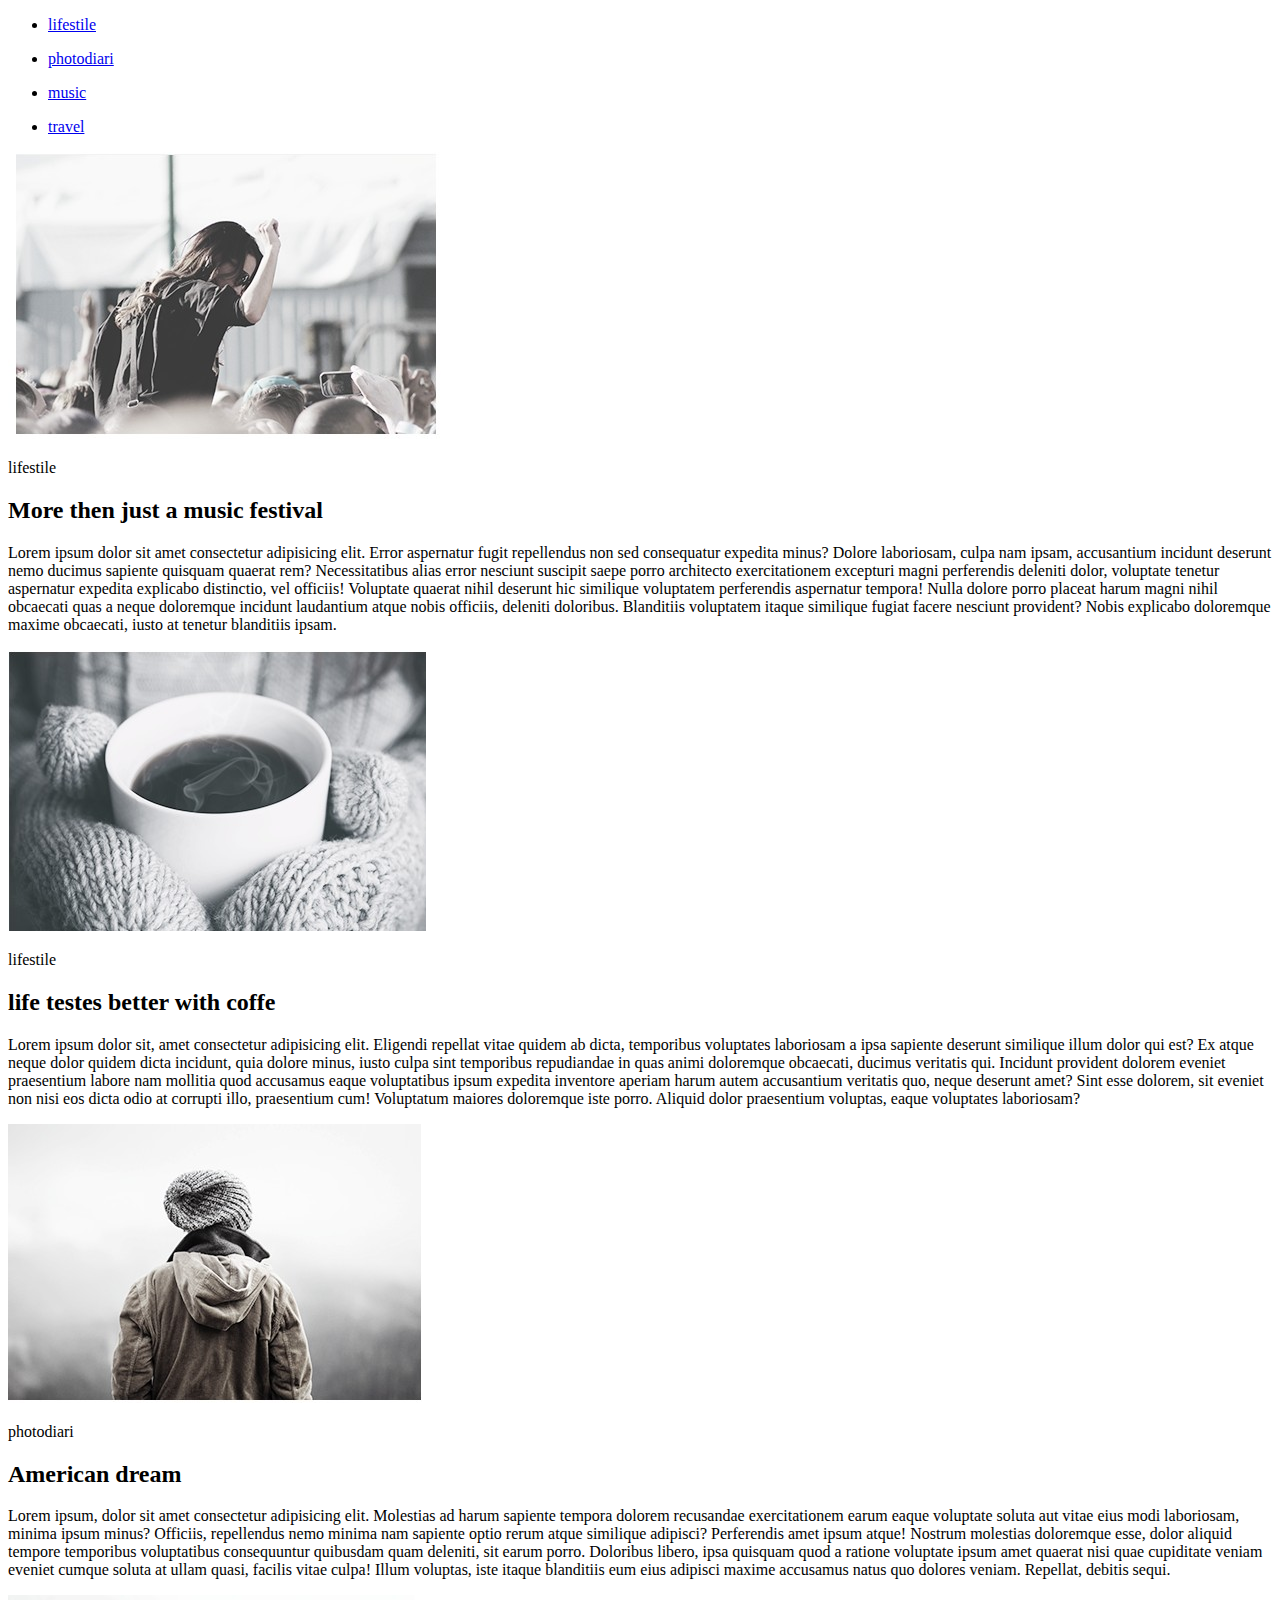
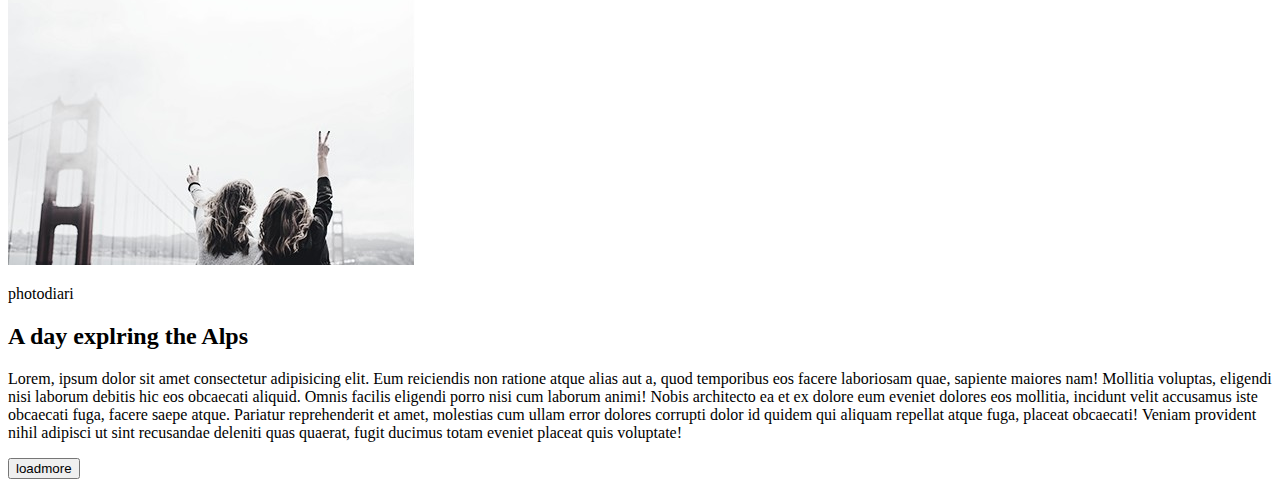
<file: Homwork-1/index.html>
<!DOCTYPE html>
<html lang="en">
<head>
    <meta charset="UTF-8">
    <meta name="viewport" content="width=device-width, initial-scale=1.0">
    <meta http-equiv="X-UA-Compatible" content="ie=edge">
    <title>Document</title>
</head>
<body>
<ul>   
   <li><a href="#" target="_blank" title="Hint...">lifestile</a></li>
</ul> 
<ul><li><a href="#" target="_blank" title="Hint...">photodiari</a></li>
</ul>   
<ul>
    <li><a href="#" target="_blank" title="Hint...">music</a></li>  
</ul> 
<ul>     
<li><a href="#" target="_blank" title="Hint...">travel</a></li>  
</ul>
<img src="1.jpg" alt="random Image"> 
<p>
    lifestile
</p>
<h2> More then just a music festival</h2>
<p>Lorem ipsum dolor sit amet consectetur adipisicing elit. Error aspernatur fugit repellendus non sed consequatur expedita minus? Dolore laboriosam, culpa nam ipsam, accusantium incidunt deserunt nemo ducimus sapiente quisquam quaerat rem? Necessitatibus alias error nesciunt suscipit saepe porro architecto exercitationem excepturi magni perferendis deleniti dolor, voluptate tenetur aspernatur expedita explicabo distinctio, vel officiis! Voluptate quaerat nihil deserunt hic similique voluptatem perferendis aspernatur tempora! Nulla dolore porro placeat harum magni nihil obcaecati quas a neque doloremque incidunt laudantium atque nobis officiis, deleniti doloribus. Blanditiis voluptatem itaque similique fugiat facere nesciunt provident? Nobis explicabo doloremque maxime obcaecati, iusto at tenetur blanditiis ipsam.</p>
<img src="2.jpg" alt="random Image">

<p>lifestile</p>

<h2> life testes better with coffe</h2>
<p>Lorem ipsum dolor sit, amet consectetur adipisicing elit. Eligendi repellat vitae quidem ab dicta, temporibus voluptates laboriosam a ipsa sapiente deserunt similique illum dolor qui est? Ex atque neque dolor quidem dicta incidunt, quia dolore minus, iusto culpa sint temporibus repudiandae in quas animi doloremque obcaecati, ducimus veritatis qui. Incidunt provident dolorem eveniet praesentium labore nam mollitia quod accusamus eaque voluptatibus ipsum expedita inventore aperiam harum autem accusantium veritatis quo, neque deserunt amet? Sint esse dolorem, sit eveniet non nisi eos dicta odio at corrupti illo, praesentium cum! Voluptatum maiores doloremque iste porro. Aliquid dolor praesentium voluptas, eaque voluptates laboriosam?</p>
<img src="3.jpg" alt="random Image">

    <p>photodiari</p>

<h2>American dream</h2>
<p>Lorem ipsum, dolor sit amet consectetur adipisicing elit. Molestias ad harum sapiente tempora dolorem recusandae exercitationem earum eaque voluptate soluta aut vitae eius modi laboriosam, minima ipsum minus? Officiis, repellendus nemo minima nam sapiente optio rerum atque similique adipisci? Perferendis amet ipsum atque! Nostrum molestias doloremque esse, dolor aliquid tempore temporibus voluptatibus consequuntur quibusdam quam deleniti, sit earum porro. Doloribus libero, ipsa quisquam quod a ratione voluptate ipsum amet quaerat nisi quae cupiditate veniam eveniet cumque soluta at ullam quasi, facilis vitae culpa! Illum voluptas, iste itaque blanditiis eum eius adipisci maxime accusamus natus quo dolores veniam. Repellat, debitis sequi.</p>
<img src="4.jpg" alt="random Image">

    <p>photodiari</p>

<h2>A day explring the Alps</h2>
<p>Lorem, ipsum dolor sit amet consectetur adipisicing elit. Eum reiciendis non ratione atque alias aut a, quod temporibus eos facere laboriosam quae, sapiente maiores nam! Mollitia voluptas, eligendi nisi laborum debitis hic eos obcaecati aliquid. Omnis facilis eligendi porro nisi cum laborum animi! Nobis architecto ea et ex dolore eum eveniet dolores eos mollitia, incidunt velit accusamus iste obcaecati fuga, facere saepe atque. Pariatur reprehenderit et amet, molestias cum ullam error dolores corrupti dolor id quidem qui aliquam repellat atque fuga, placeat obcaecati! Veniam provident nihil adipisci ut sint recusandae deleniti quas quaerat, fugit ducimus totam eveniet placeat quis voluptate!</p>
<button>loadmore</button>
</body>
</html>
</file>
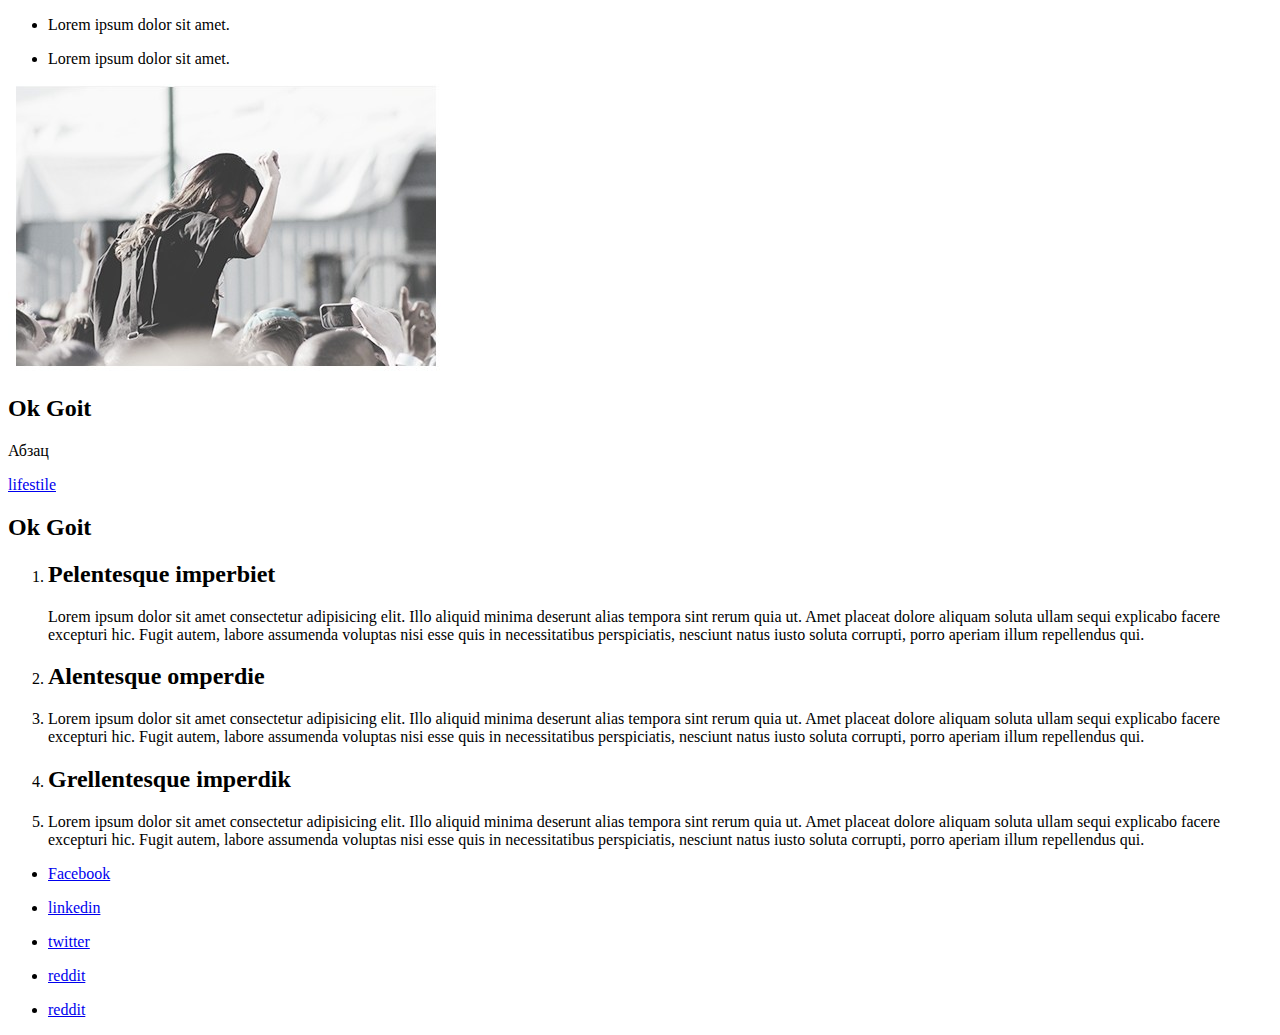
<file: Homwork-2/index.html>
<!DOCTYPE html>
<html lang="en">
<head>
    <meta charset="UTF-8">
    <meta name="viewport" content="width=device-width, initial-scale=1.0">
    <meta http-equiv="X-UA-Compatible" content="ie=edge">
    <title>Document</title>
</head>
<body>
    <ul>
      <li>
        <p>Lorem ipsum dolor sit amet.</p>
    </li>
</ul>
<ul>
    <li>
        <a>Lorem ipsum dolor sit amet.</a>
    </li>
</ul>
    <img src="1.jpg" alt="">
    <h2>Ok Goit</h2>
    <p>Абзац</p>
     
        <a href="#" target="_blank" title="Hint...">lifestile</a>
        
        <h2>Ok Goit </h2> 

             <div>
        <ol><li>
             <h2>Pelentesque imperbiet</h2>
             Lorem ipsum dolor sit amet consectetur adipisicing elit. Illo aliquid minima deserunt alias tempora sint rerum quia ut. Amet placeat dolore aliquam soluta ullam sequi explicabo facere excepturi hic. Fugit autem, labore assumenda voluptas nisi esse quis in necessitatibus perspiciatis, nesciunt natus iusto soluta corrupti, porro aperiam illum repellendus qui.</li>
            <li><h2>Alentesque omperdie</h2></li>
            <li> Lorem ipsum dolor sit amet consectetur adipisicing elit. Illo aliquid minima deserunt alias tempora sint rerum quia ut. Amet placeat dolore aliquam soluta ullam sequi explicabo facere excepturi hic. Fugit autem, labore assumenda voluptas nisi esse quis in necessitatibus perspiciatis, nesciunt natus iusto soluta corrupti, porro aperiam illum repellendus qui.</li>
            <li><h2>Grellentesque imperdik</h2></li>
            <li> Lorem ipsum dolor sit amet consectetur adipisicing elit. Illo aliquid minima deserunt alias tempora sint rerum quia ut. Amet placeat dolore aliquam soluta ullam sequi explicabo facere excepturi hic. Fugit autem, labore assumenda voluptas nisi esse quis in necessitatibus perspiciatis, nesciunt natus iusto soluta corrupti, porro aperiam illum repellendus qui.</li>
                </ol>
     </div>
                 
          <ul>
              <Li><a href="https://www.facebook.com/">Facebook</a></Li>
          </ul>
          <ul>
            <Li><a href="https://www.linkedin.com/">linkedin</a></Li>
        </ul>
        <ul>
            <Li><a href="https://twitter.com/?lang=uk">twitter</a></Li>
        </ul>
        <ul>
            <Li><a href="https://www.reddit.com/">reddit</a></Li>
        </ul>
        <ul>
            <Li><a href="https://imgur.com/">reddit</a></Li>
        </ul>
                       </body>
</html>
</file>
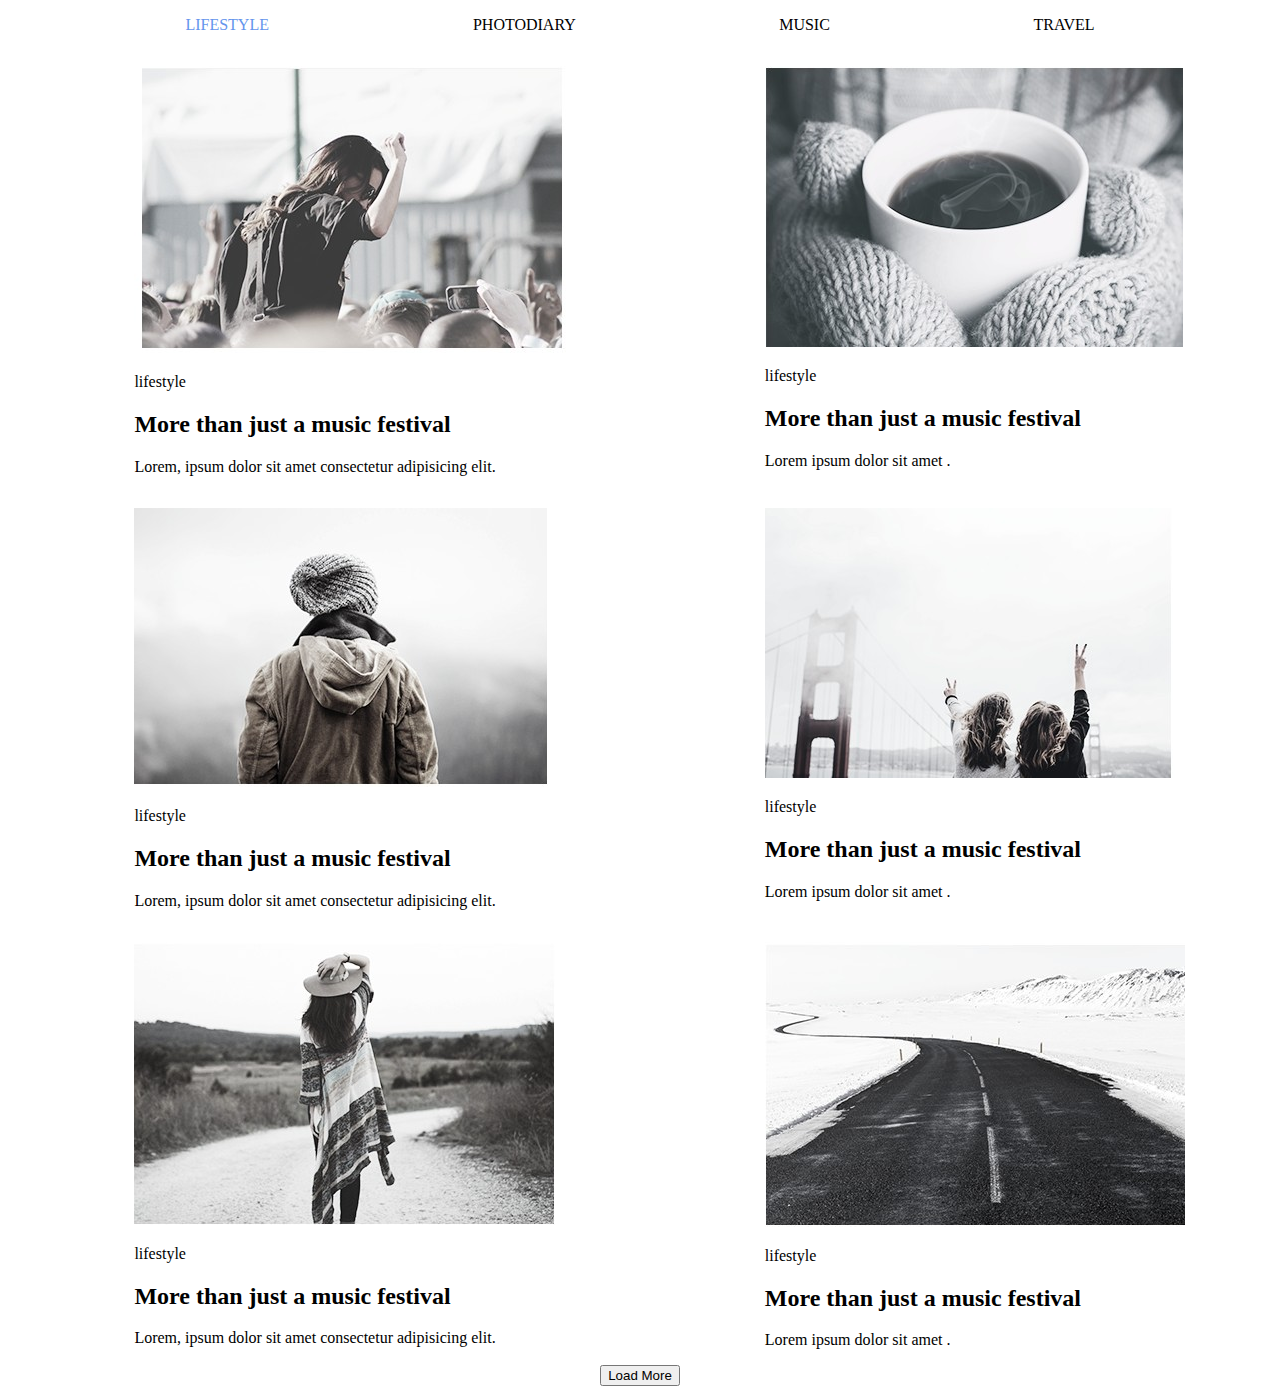
<file: Homwork-3.1/index.html>
<!DOCTYPE html>
<html lang="en">
<head>
    <meta charset="UTF-8">
    <meta name="viewport" content="width=device-width, initial-scale=1.0">
        <meta http-equiv="X-UA-Compatible" content="ie=edge">
    <link rel="stylesheet" href="./css/index.css">
        <title>Homwork-3.1</title>
</head>
<body>
    <div class="Text"> <p class="interval"> 
        <span class="colortext">LIFESTYLE </span>
   PHOTODIARY MUSIC TRAVEL
    </p>
    </div>
    <div class="nav">
        <p><img src="./1.jpg" alt=""  /></p>
        <div class="with">lifestyle</div>
        <h2>More than just a music festival</h2>
        <p>Lorem, ipsum dolor sit amet consectetur adipisicing elit. </p>
    </div>
    <div class="nav">
        <p><img src="./2.jpg"  alt="" /></p>
        <div class="with1">lifestyle</div>
        <h2>More than just a music festival</h2>
        <p>Lorem ipsum dolor sit amet .</p>
    </div>
    <div class="nav">
        <p><img src="./3.jpg" alt=""  /></p>
        <div class="with">lifestyle</div>
        <h2>More than just a music festival</h2>
        <p>Lorem, ipsum dolor sit amet consectetur adipisicing elit. </p>
    </div>
    <div class="nav">
        <p><img src="./4.jpg"  alt="" /></p>
        <div class="with1">lifestyle</div>
        <h2>More than just a music festival</h2>
        <p>Lorem ipsum dolor sit amet .</p>
    </div>
    <div class="nav">
        <p><img src="./5.jpg" alt=""  /></p>
        <div class="with">lifestyle</div>
        <h2>More than just a music festival</h2>
        <p>Lorem, ipsum dolor sit amet consectetur adipisicing elit. </p>
    </div>
    <div class="nav">
        <p><img src="./6.jpg"  alt="" /></p>
        <div class="with1">lifestyle</div>
        <h2>More than just a music festival</h2>
        <p>Lorem ipsum dolor sit amet .</p>
    </div>
    <div class="End"><button>Load More</button></div>
</body>
</html>
</file>
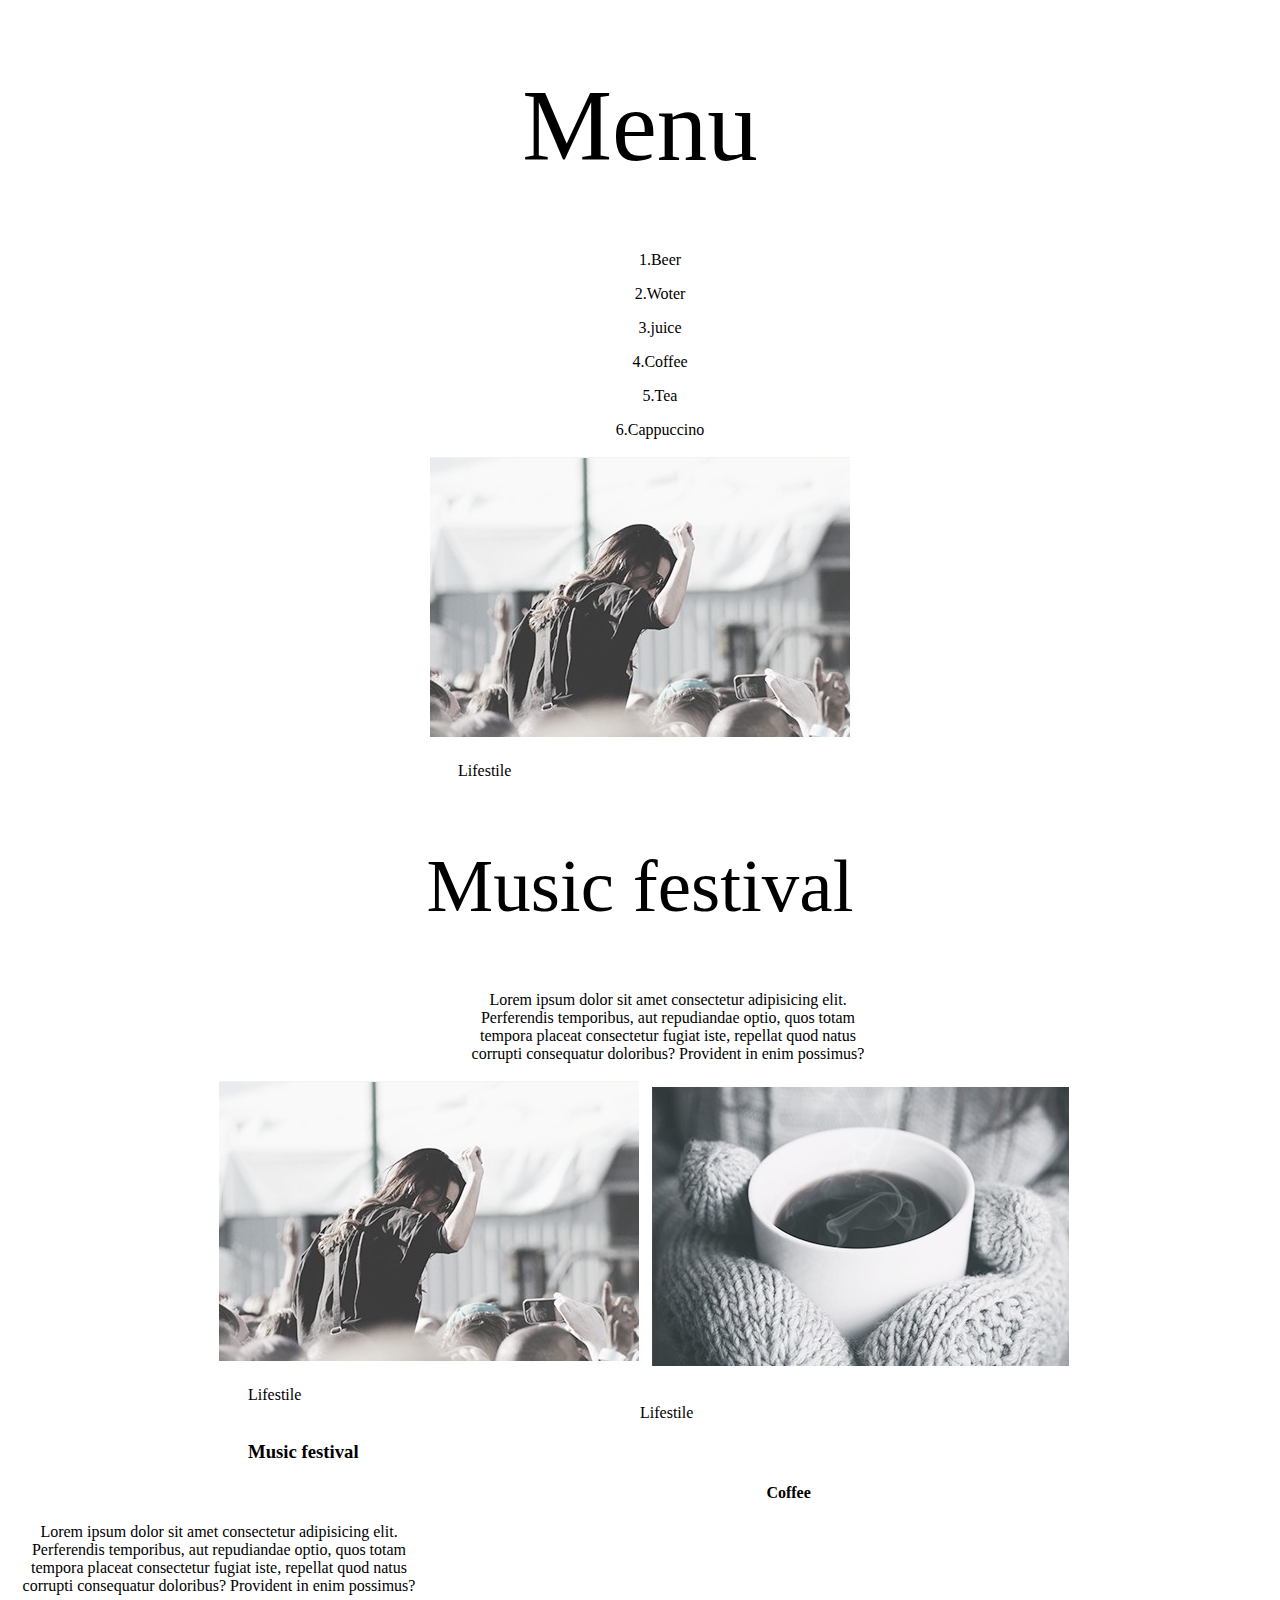
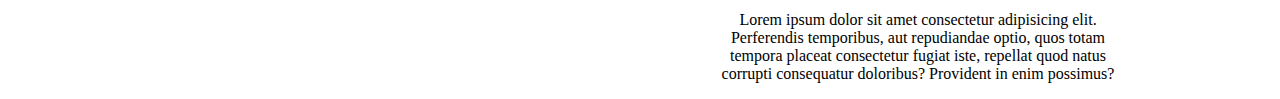
<file: Homwork-3/index.html>
<!DOCTYPE html>
<html lang="en">
<head>
    <meta charset="UTF-8">
    <meta name="viewport" content="width=device-width, initial-scale=1.0">
    <meta http-equiv="X-UA-Compatible" content="ie=edge">
    <link rel="stylesheet" href="./css/index.css">
    <title><Homwork-3-css></title>
</head>
<h1>Menu</h1>
<ul>
    <p>1.Beer</p>
    <p>2.Woter</p>
    <p>3.juice</p>
    <p>4.Coffee</p>
    <p>5.Tea</p>
    <p>6.Cappuccino</p>
</ul>
<p>
    <img src="1.jpg" alt="">    
</p>
<div class="width">Lifestile</div>
<h2>
    Music festival
</h2>
<p class="Blocktext">
Lorem ipsum dolor sit amet consectetur adipisicing elit. Perferendis temporibus, aut repudiandae optio, quos totam tempora placeat consectetur fugiat iste, repellat quod natus corrupti consequatur doloribus? Provident in enim possimus?
</p>
<p>
    <img src="1.jpg" alt="">
    <img src="2.jpg" alt="">
</p>
<div class="width1">Lifestile
</div>
<div class="width2">Lifestile
    </div>
    <h3 class="Blocktext1">
        Music festival  
    </h3>
    <h4 class="Blocktext2">
        Coffee
    </h4>
    <p class="Blocktext3">
        Lorem ipsum dolor sit amet consectetur adipisicing elit. Perferendis temporibus, aut repudiandae optio, quos totam tempora placeat consectetur fugiat iste, repellat quod natus corrupti consequatur doloribus? Provident in enim possimus?
        </p>
        <p class="Blocktext4">
            Lorem ipsum dolor sit amet consectetur adipisicing elit. Perferendis temporibus, aut repudiandae optio, quos totam tempora placeat consectetur fugiat iste, repellat quod natus corrupti consequatur doloribus? Provident in enim possimus?
            </p>
<body>
    
</body>
</html>
</file>
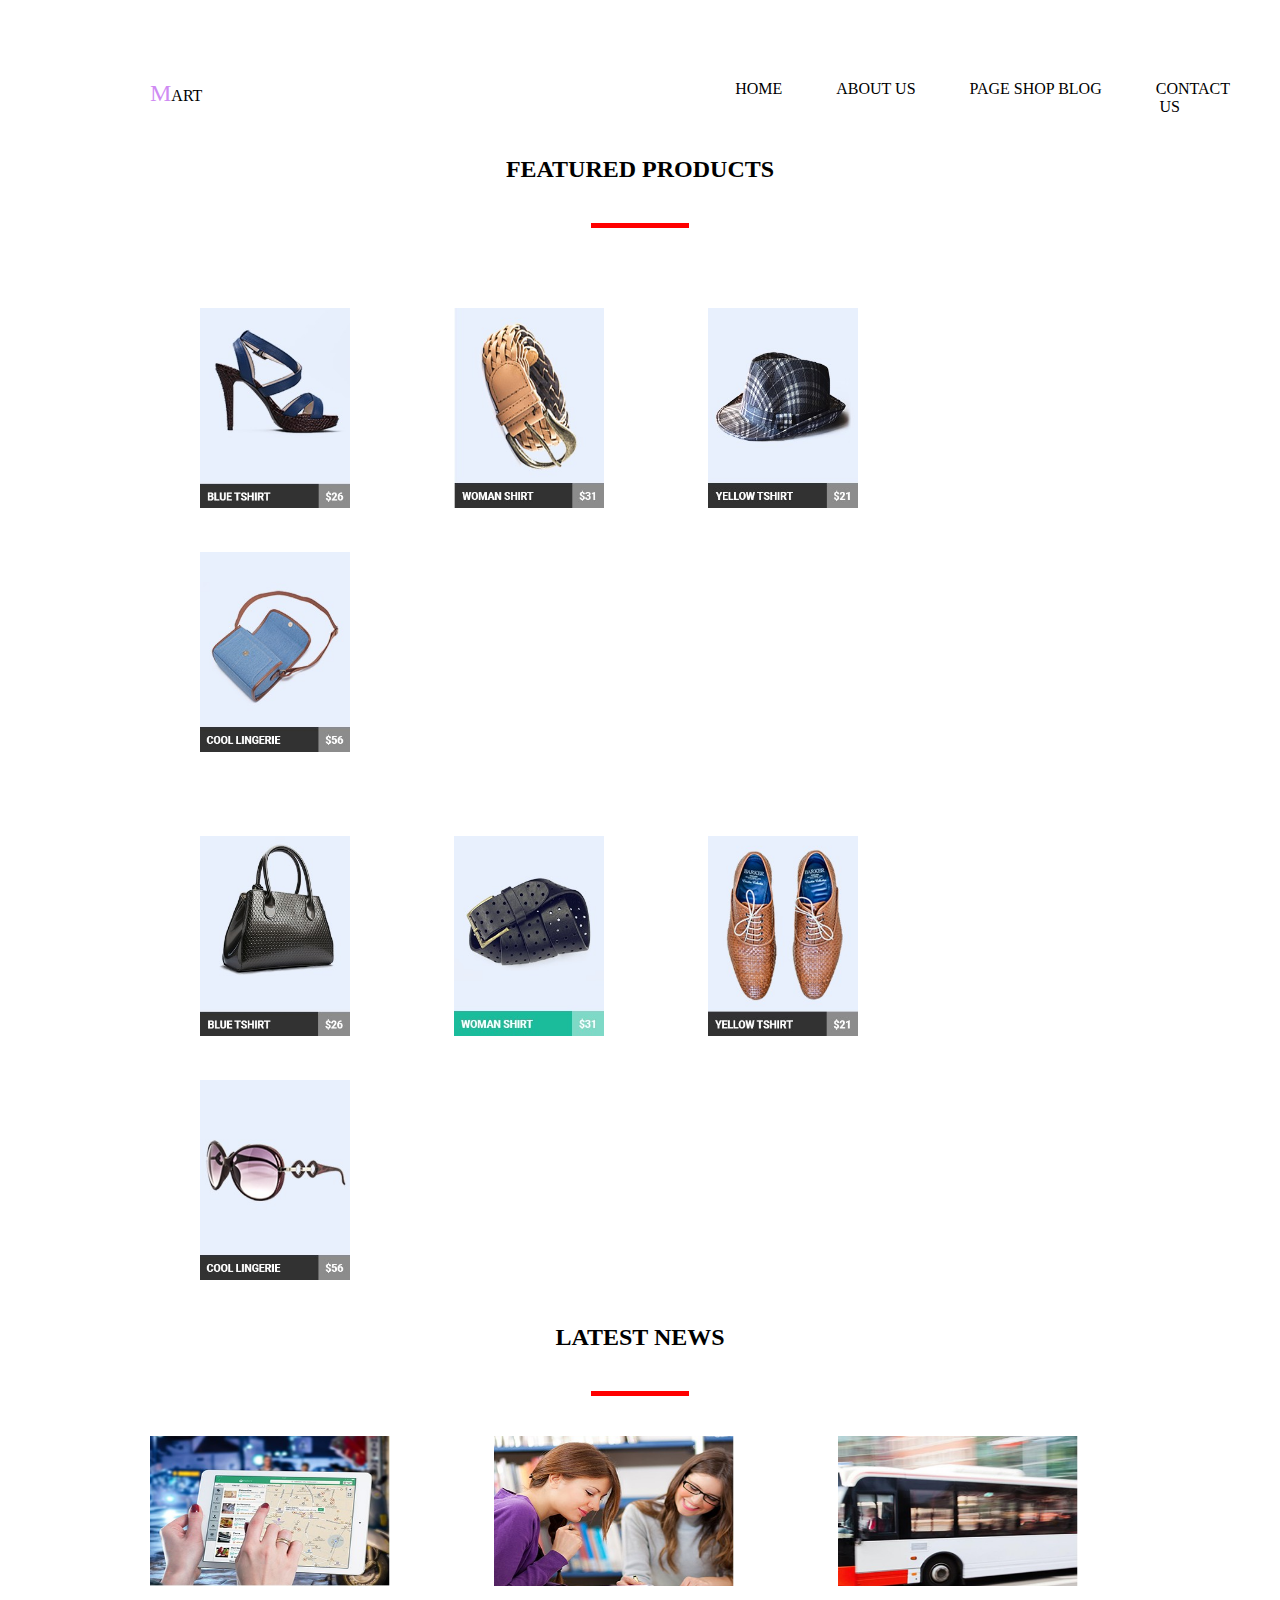
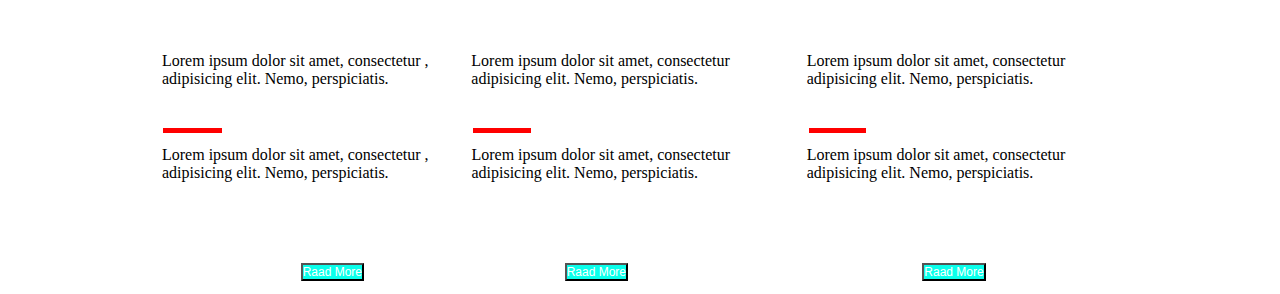
<file: Homwork-4/index.html>
<!DOCTYPE html>
<html lang="en">
  <head>
    <meta charset="UTF-8" />
    <meta name="viewport" content="width=device-width, initial-scale=1.0" />
    <link rel="stylesheet" href="./css/index.css" />
    <title>Homwork-4</title>
  </head>
  <body>
    <table class="text">
      <tr>
        <td class="pseudo-rest">MART</td>
        <td class="rightcol">
          HOME <span> ABOUT US</span> PAGE SHOP BLOG <span> CONTACT US</span>
        </td>
      </tr>
    </table>

    <h2>FEATURED PRODUCTS</h2>

    <div><hr class="line" /></div>
    <p>
      <img src="1.jpg" width="150px" height="200px" alt="" />
      <img src="2.jpg" width="150px" height="200px" alt="" />
      <img src="3.jpg" width="150px" height="200px" alt="" />
      <img src="4.jpg" width="150px" height="200px" alt="" />
    </p>
    <p>
      <img src="11.jpg" width="150px" height="200px" alt="" />
      <img src="12.jpg" width="150px" height="200px" alt="" />
      <img src="13.jpg" width="150px" height="200px" alt="" />
      <img src="14.jpg" width="150px" height="200px" alt="" />
    </p>
    <h2>LATEST NEWS</h2>
    <div><hr class="line" /></div>
    
     <img src="21.jpg" width="240px" height="150px" alt="" class="a"
          />   
      <img src="22.jpg" width="240px" height="150px" alt="" />
      <img src="23.jpg" width="240px" height="150px" alt="" />
      <table class="two">
                  <td class="onea">Lorem ipsum dolor sit amet, consectetur , adipisicing elit. Nemo, perspiciatis.  <div><hr class="linea" /></div></td>
                                    <td></td>
                    <td class="oneb">Lorem ipsum dolor sit amet, consectetur adipisicing elit. Nemo, perspiciatis. <div><hr class="linea" /></div></td>
                    <td></td>
                    <td class="onec">Lorem ipsum dolor sit amet, consectetur adipisicing elit. Nemo, perspiciatis. <div><hr class="linea" /></div></td>                  
        </td>
            </table>

            <table class="two">
              <td class="onea">Lorem ipsum dolor sit amet, consectetur , adipisicing elit. Nemo, perspiciatis. </td>
                                <td></td>
                <td class="oneb">Lorem ipsum dolor sit amet, consectetur adipisicing elit. Nemo, perspiciatis.  </td>
                <td></td>
                <td class="onec">Lorem ipsum dolor sit amet, consectetur adipisicing elit. Nemo, perspiciatis.  </td>   
                           
    </td>        
      </table>

      <table class="End">
        <tr> 
       <td class="onej"> <button class="oned">Raad More</button></td>
       <td class="onek"> <button class="onef">Raad More</button></td>
       <td class="oneo"> <button class="oneg">Raad More</button></td>
    </tr>
      </table>
  </body>
</html>
</file>
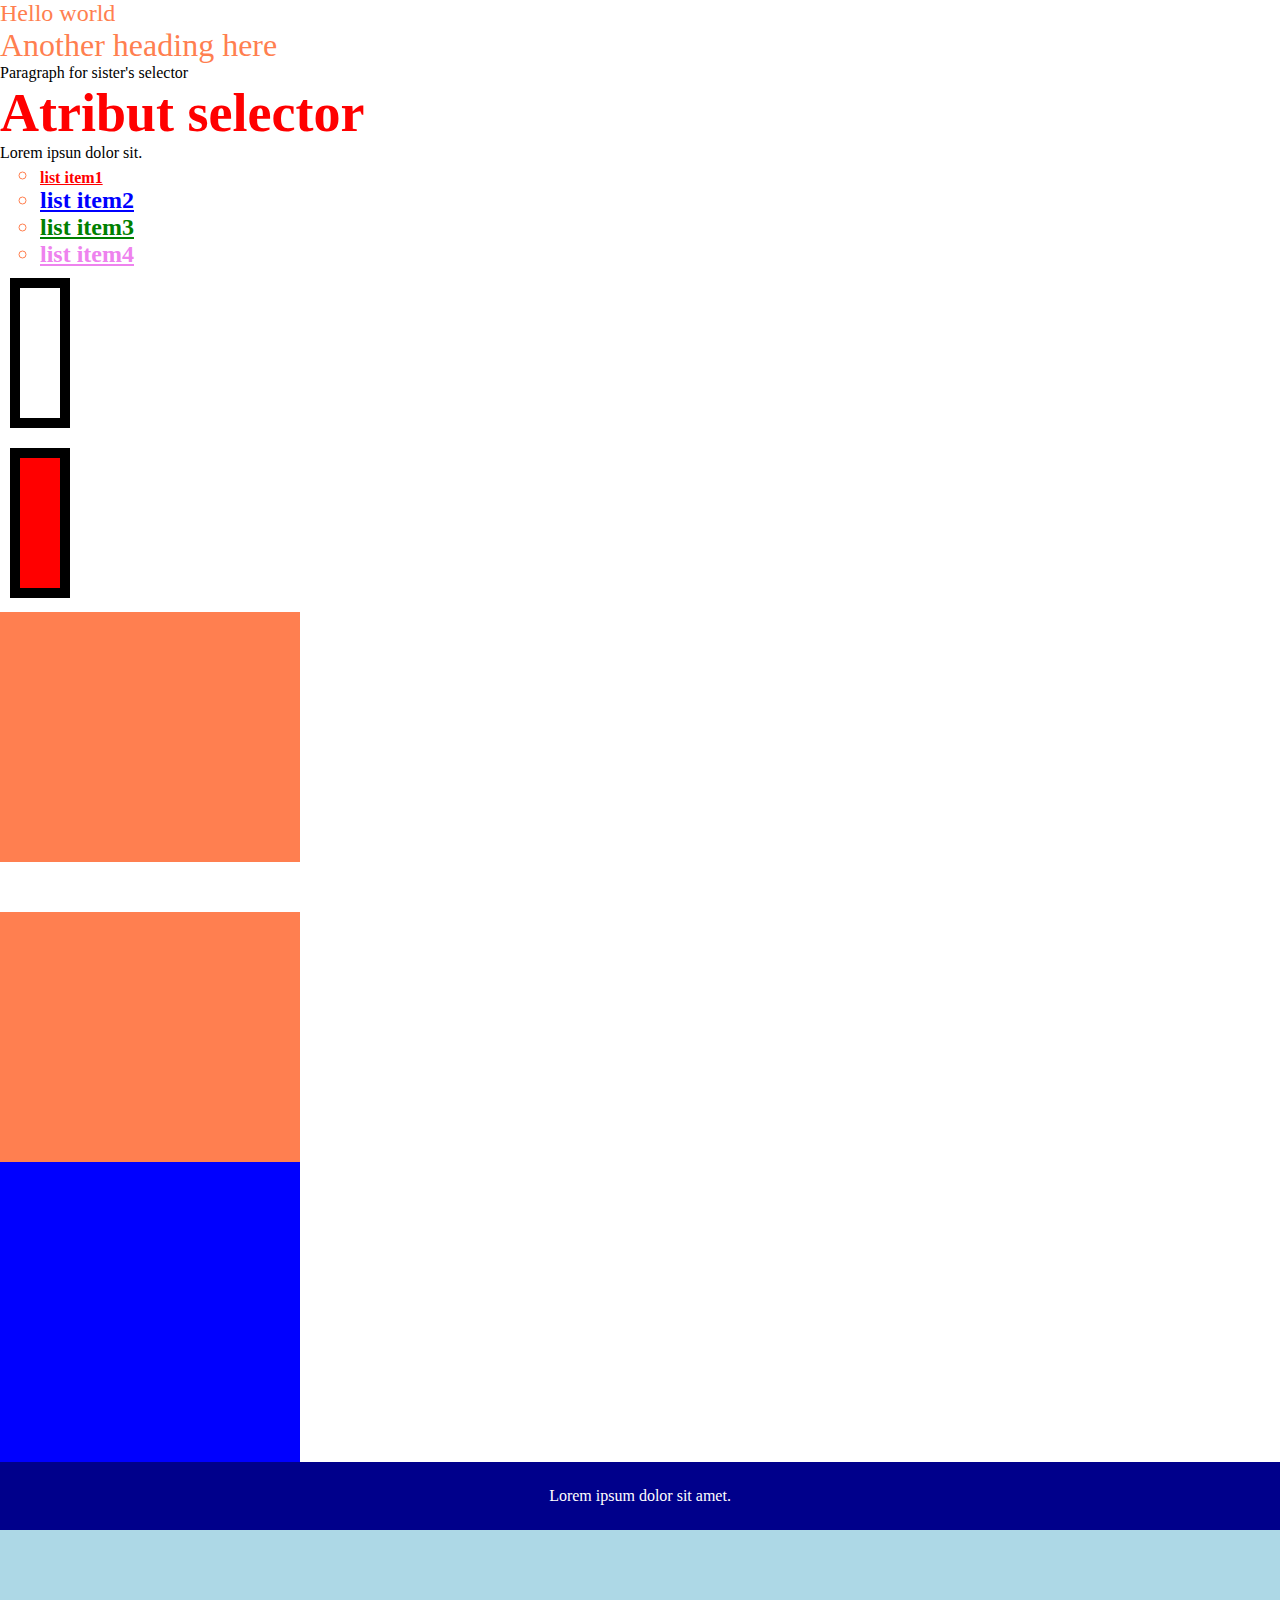
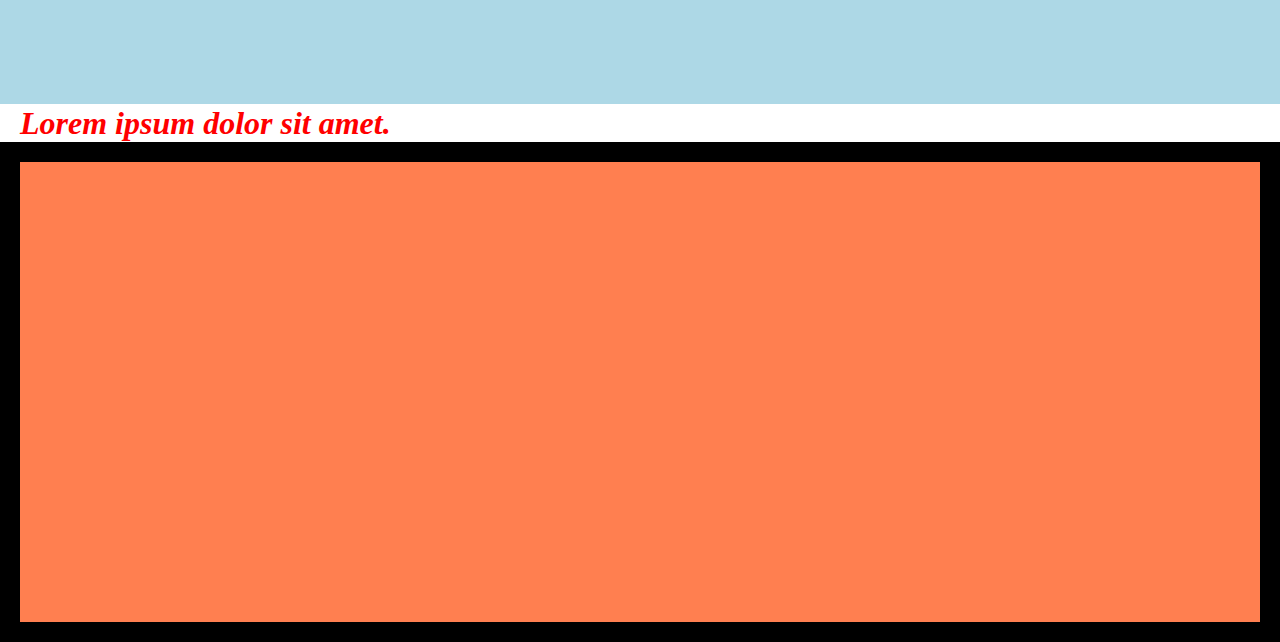
<file: module-3/index.html>
<!DOCTYPE html>
<html lang="en">
<head>
    <meta charset="UTF-8">
    <meta name="viewport" content="width=device-width, initial-scale=1.0">
    <meta http-equiv="X-UA-Compatible" content="ie=edge">
    <!--Normalize.css hare-->
    <link rel="stylesheet" href="./css/index.css" />
    <title>Module 3 - css</title>
</head>
<body>
<h2 id="top-heading">Hello world  
</h2>
<h2 class="heading" id="bottom-heading">Another heading here</h2>
<p>Paragraph for sister's selector</p>
<p data-style="stuff">Atribut selector</p>
<p>Lorem ipsun dolor sit.</p>
<ul>
    <li>
        <p class="underlinet small" id="list-item-1">list item1</p>
    </li>
    <li>
        <p class="underlinet" id="list-item-2">list item2</p>
    </li>
    <li>
        <p class="underlinet" id="list-item-3">list item3</p>
    </li>
    <li>
        <p class="underlinet" id="list-item-4">list item4</p>
    </li>
</ul>
<div class="block contemt-box"></div>
<div class="block border-box"></div>
<div class="margin-example margin-bottom"></div>
<div class="margin-example margin-top"></div>
<div class="vertical-margin"></div>
<div class="child"></div>
<div class="horezontal-alignment">
<p>Lorem ipsum dolor sit amet.</p>
<div class="Inline-block"></div>
</div>
<div class="vertical-alignment">
    <div></div>
    <div></div>
    <div></div>
    <div></div>
</div>
<p class="vertical-text">Lorem ipsum dolor sit amet.</p>
<div class="background"></div>
</body>
</html>
</file>
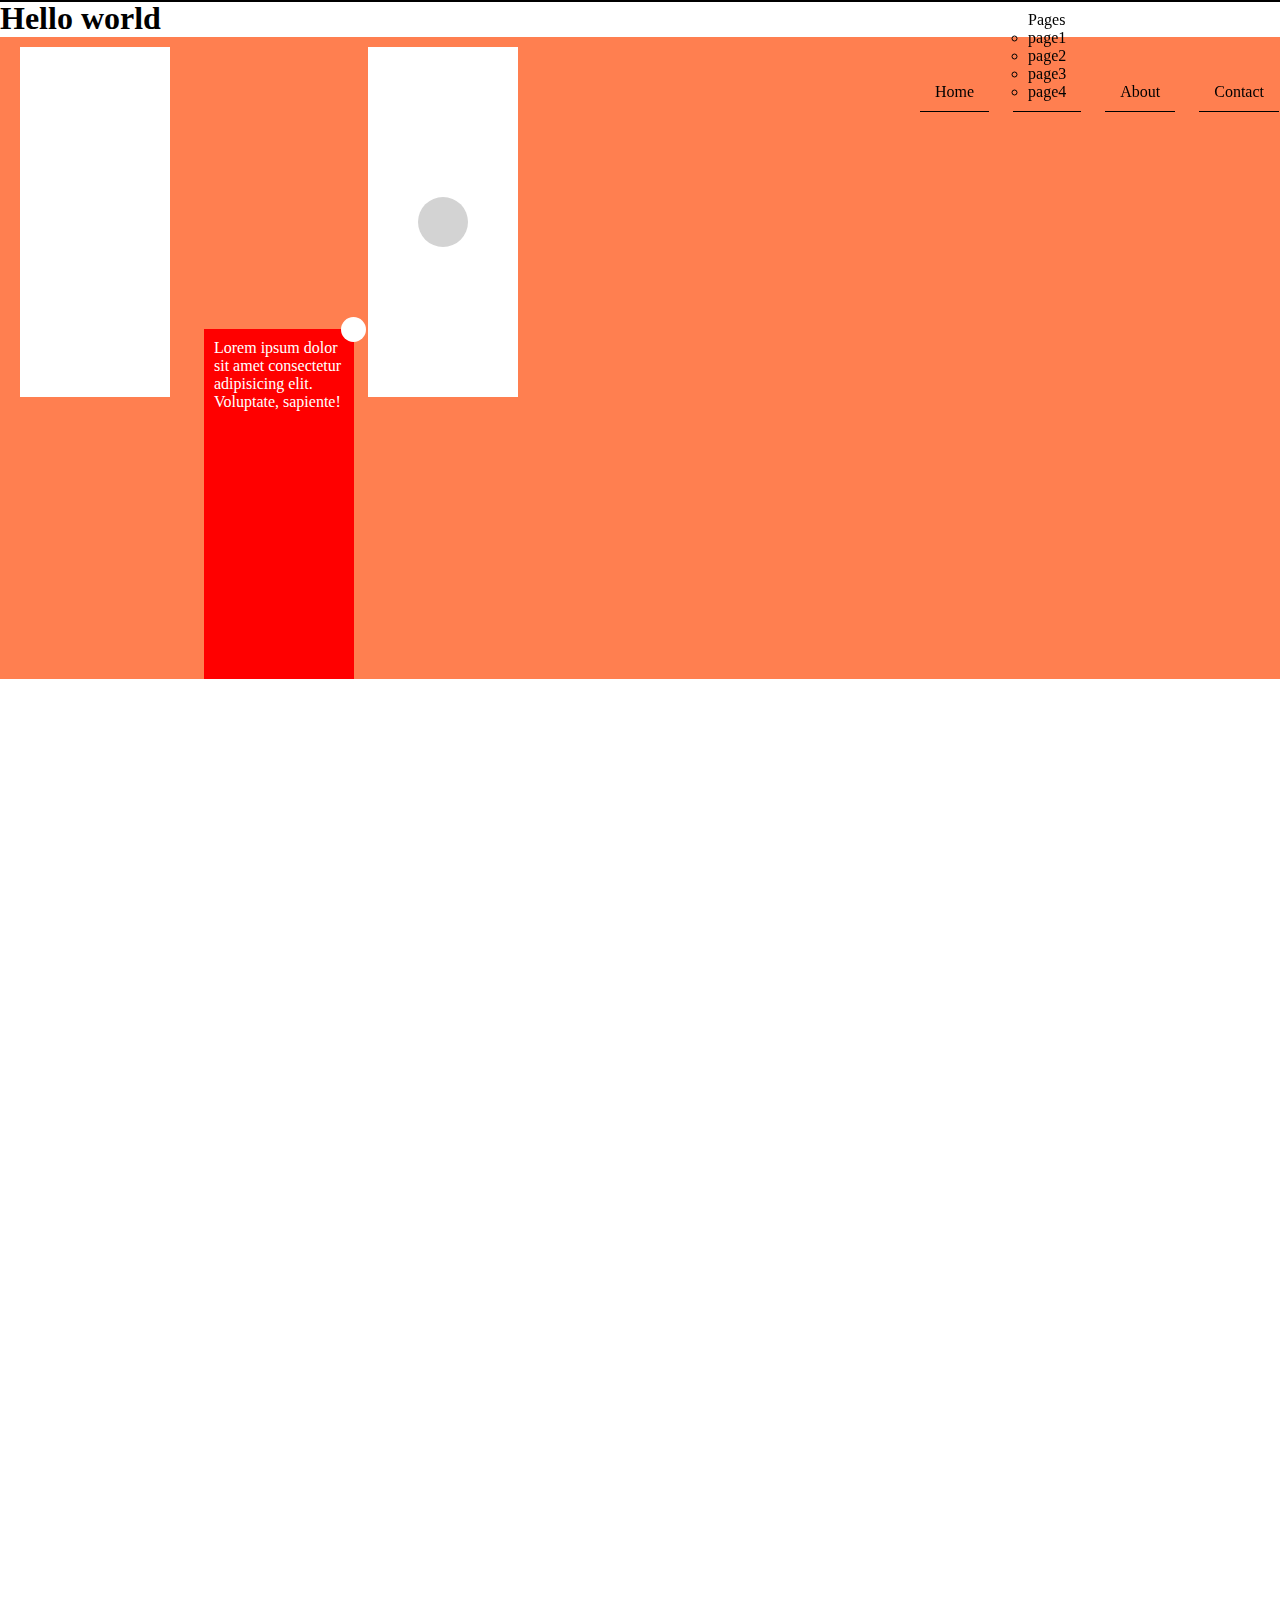
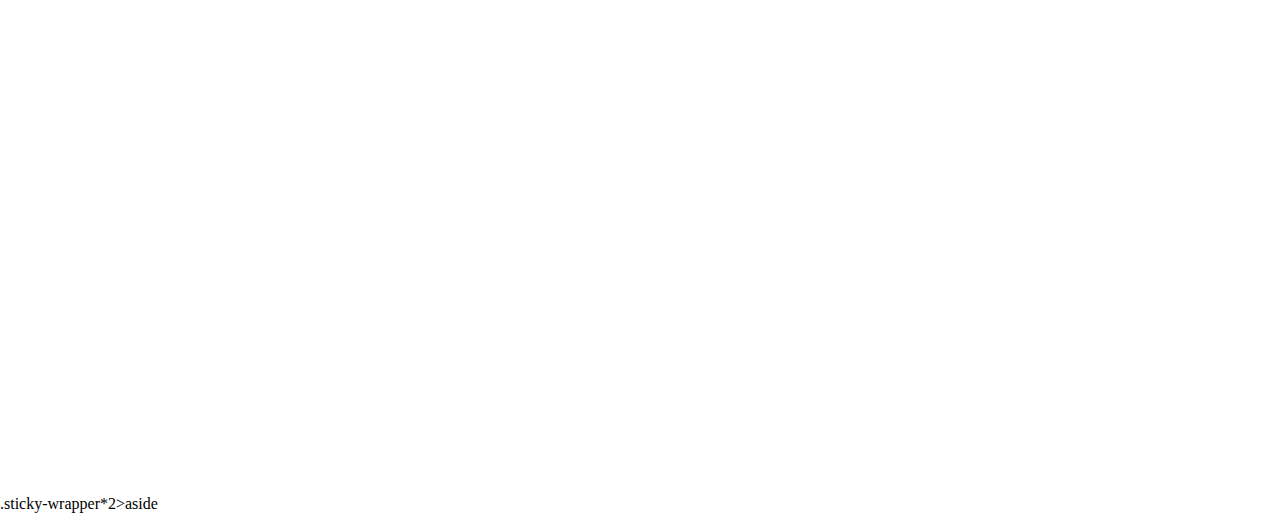
<file: module-5/index.html>
<!DOCTYPE html>
<html lang="en">
<head>
    <meta charset="UTF-8">
    <meta name="viewport" content="width=device-width, initial-scale=1.0">
    <link rel="stylesheet" href="css/index.css">
    <title>Module-5</title>
</head>
<body>
    <h1>Hello world</h1>
    <header>
        <nav>
            <ul class="nav">
                <li class="nav-item">Home</li>
                <li class="nav-item">Pages
                    <ul class="submenu">
                        <li class="submenu-item">page1</li>
                        <li class="submenu-item">page2</li>
                        <li class="submenu-item">page3</li>
                        <li class="submenu-item">page4</li>
                    </ul>
                </li>
                <li class="nav-item">About</li>
                <li class="nav-item">Contact</li>
            </ul>
        </nav>
    </header>
<div class="container">
    <div class="block"></div>
    <div class="block relative">
        <div class="notification"></div>
        <p>Lorem ipsum dolor sit amet consectetur adipisicing elit. Voluptate, sapiente!</p>
    </div>
    <div class="block">
        <div class="avatar"></div>
    </div>
</div>
<div class="wrapper">
  <div class="sticky-wraper">
      <aside class="blocks-container">
          <div class="block"></div>
          <div class="block"></div>
          <div class="block"></div>
          <div class="block"></div>
      </aside>
  </div>
  <div class="sticky-wraper">
      <aside class="blocks-container">
          <div class="block"></div>
          <div class="block"></div>
          <div class="block"></div>
          <div class="block"></div>
      </aside>
  </div>
</div>
.sticky-wrapper*2>aside
</body>
</html>
</file>
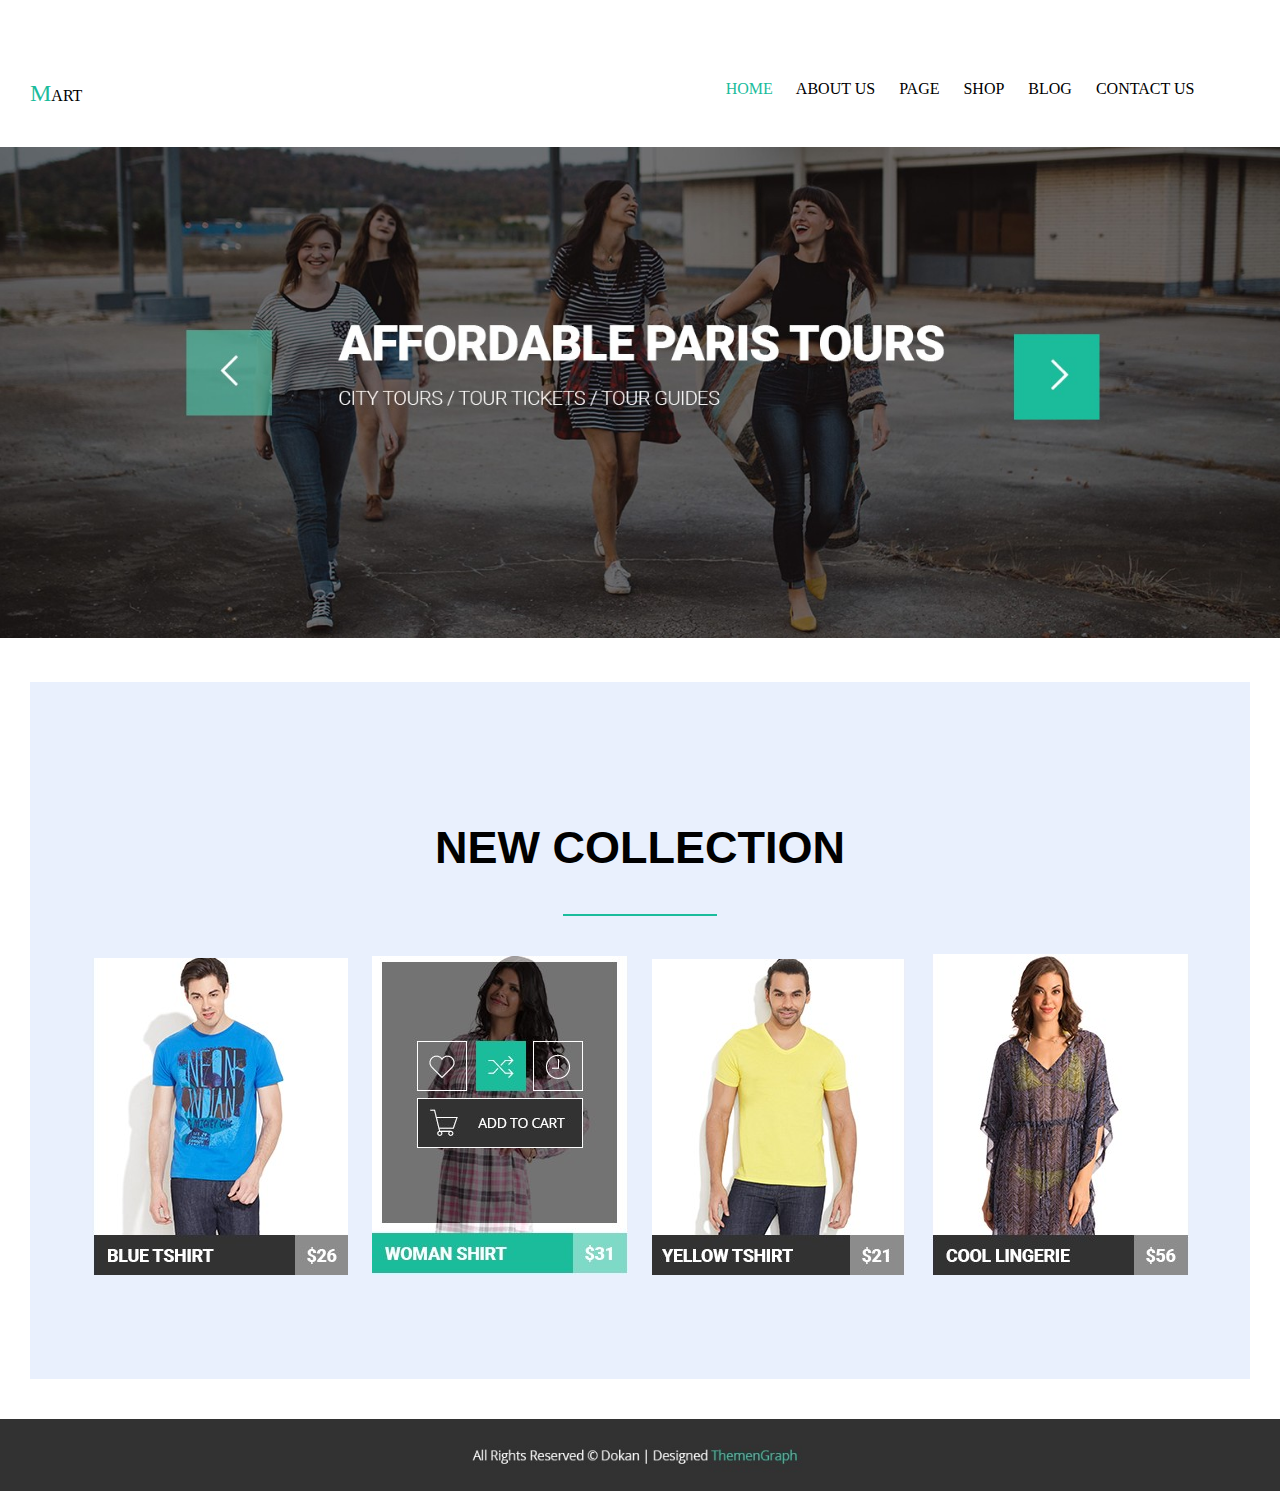
<file: Нomwork-5/index.html>
<!DOCTYPE html>
<html lang="en">
  <head>
    <meta charset="UTF-8" />
    <meta name="viewport" content="width=device-width, initial-scale=1.0" />
    <link rel="stylesheet" href="./css/index.css" />
    <title>Homwork-5</title>
  </head>
  <body>
    <table class="text">
      <tr>
        <td class="pseudo-rest">MART</td>
        <td class="rightcol">
          <span class="color">HOME</span><span> ABOUT US</span>
          <span>PAGE</span> <span>SHOP</span> <span>BLOG</span>
          <span> CONTACT US</span>
        </td>
      </tr>
    </table>

    <div class="picture">
      <img src="5.1.jpg" width="97%" height="40%" alt="" />
    </div>
    <main>
      <h2>NEW COLLECTION</h2>
        <div class="gallery"></div>
   <div class="end">
    <img src="5.2.jpg"  alt="">
        <img src="5.3.jpg" alt="">
        <img src="5.4.jpg" alt="">
        <img src="5.5.jpg" alt=""></div>
    </main>
    <div class="picture">
        <img src="5.6.jpg" width="97%" height="40%" alt="" />
      </div>
  </body>
</html>
</file>
<file: Homwork-3.1/css/index.css>
.Text {
   text-align: center;
}

.interval{
 word-spacing: 200px;
}
.colortext{
    color: cornflowerblue;
}
.nav {
    margin-left: 10%;
        display: inline-block;
    width: 500px;
      vertical-align: top;
}
.End {
    text-align: center; 
}
</file>
<file: Homwork-3/css/index.css>
h1{
    font-size: 101px;
    font-weight: 50;
    text-align: center;
}
P{
    text-align: center;
}
h1:hover{
    color: red;    
}
.width{
    width: 720px;
    margin-left: 450px;
    margin-right: auto;
    }
    h2{
        font-size: 75px;
        font-weight: 50;
        text-align: center;
            }
            p.Blocktext{
                margin-left: 450px;
                margin-right: 450px;
                width: 420px;
            }
            .width1{
                width: 720px;
                margin-left: 240px;
                margin-right: auto;
            }
            .width2{
                width: 720px;
                margin-left: 50%;
                margin-right: 50%;}

h3.Blocktext1{
    width: 720px;
    margin-left: 240px;
    margin-right: auto;
            }
h4.Blocktext2{ 
                width: 720px;
                margin-left: 60%;
                margin-right: 40%;;
                    }
                    p.Blocktext3{
                        margin-left: 1px;
                        margin-right: 1px;
                        width: 420px;} 
                        
                        
                        p.Blocktext4 {
                            margin-left: 700px;
                            margin-right: 700px;
                            width: 420px;
                            padding:0;}
</file>
<file: Homwork-4/css/index.css>
* {
    margin-left: 50px;
    margin-right: 50px;
    margin-top: 40px;
    padding: 0;
    box-sizing: border-box;
  }

  table.text  {
    width:  100%; /* Ширина таблицы */
    border-spacing: 0; /* Расстояние между ячейками */
   }
   table.text td {
    width: 30%; /* Ширина ячеек */
    vertical-align: top; /* Выравнивание по верхнему краю */
   }
   td.rightcol { /* Правая ячейка */ 
    text-align: right; /* Выравнивание по правому краю */
   }
   .pseudo-rest::first-letter {
    font-size: 24px;
    color: #cf8bf3;
    font-family: serif;}
    h2{
      text-align: center;
    }
    hr.line{
      border: none; /* Убираем границу */
    background-color: red; /* Цвет линии */
    color: red; /* Цвет линии для IE6-7 */
    height: 5px; /* Толщина линии */
    width: 10%;
    margin: 0 45% 0 45%;  
    } 
   
  .onea{
    float:left; /* Выравнивание по левому краю */
    margin: 20px 0px 30px 10px; /* Отступы вокруг картинки */
  }
  .oneb{
    float:left; /* Выравнивание по левому краю */
    margin: 20px 30px 30px 10px; /* Отступы вокруг картинки */
  }
  .onec{float:left; /* Выравнивание по левому краю */
    margin: 20px 30px 30px 10px; /* Отступы вокруг картинки */
  }
  hr.linea{
    border: none; /* Убираем границу */
  background-color: red; /* Цвет линии */
  color: red; /* Цвет линии для IE6-7 */
  height: 5px; /* Толщина линии */
  width: 30%;
  margin: 0 -25% 0 -25%;    
  } 
  td{
    height: 0px;
  }
/*
  .oned{
    margin: 20px 30px 30px 10px;
  }
  .onef{
    margin: 20px 30px 30px 10px;
  }
  .oneg{
    margin: 20px 30px 30px 10px;
  }
*/

.onej {
  text-align: center;
}
.onek{
  margin: 20px 30px 30px 10px;
  }
  .oneo{
    margin: 20px 30px 30px 10px;
  }
  .End{
    width: 100%; /* Ширина таблицы */
        border-spacing: 7px 5px; /* Расстояние между границ */
  }
 
button{
  background: rgb(10, 255, 235);
    color: white; /* Белые буквы */ 
    font-size: 9pt; /* Размер шрифта в пунктах */
    color: white; /* Белые буквы */ }
   
    .End:hover {
      background: #a7fa0e; /* Цвет фона под ссылкой */ 
      color: #ffe; /* Цвет ссылки */ }
</file>
<file: module-3/css/index.css>
/*universal selector */
* {
  margin: 0;
  padding: 0;
  box-sizing: border-box;
}
/*Tag selector */
h2 {
  color: coral;
  font-size: 24px;
  font-weight: 400;
}
/*Class selector*/
.heading {
  color: coral;
  font-size: 32px;
  font-weight: 500;
}
/*ID selector*/
#top-Heading {
  color: red;
}
/*Descendant selector */
ul p {
  font-size: 24px;
  font-weight: bold;
  color: coral;
}
/*Child selector*/
ul > li {
  font-size: 24px;
  font-weight: bold;
  color: coral;
}
/*Child selector */
ul > li {
  list-style-type: circle;
}
ul {
  padding-left: 40px;
}
/*Atribute selector*/
p[data-style="stuff"] {
  font-weight: bold;
  color: red;
  font-size: 54px;
}
/*Pseudo-class selector*/
ul li:hover {
  list-style-type: square;
}
/*Selector grouping*/

#list-item-1 {
  color: red;
}
#list-item-2 {
  color: blue;
}
#list-item-3 {
  color: green;
}
#list-item-4 {
  color: violet;
}
#list-item-1,
#list-item-2,
#list-item-3,
#list-item-4 {
  text-decoration: underline;
}
.small {
  font-size: 16px;
}
.underlined.small {
  font-style: italic;
  text-decoration: none;
}
/*Box Sizing*/
.block {
  width: 15px;
  height: 150px;
  padding: 20px;
  border: 10px solid;
  margin: 10px;
}

.conten-box {
  box-sizing: content-box;
  background-color: coral;
  display: inline-block;
}
.border-box {
  box-sizing: border-box;
  background-color: red;
  display: inline-block;
}
.margin-example {
  height: 250px;
  width: 300px;
  background-color: coral;
}

.margin-bottom {
  margin-bottom: 50px;
}
.margin-top {
  margin-top: 30px;
}
.vertical-margin {
  width: 300px;
  height: 300px;
  background-color: blue;
  padding-top: 50px;
}
.vertical-margin .child {
  width: 100px;
  height: 100px;
  background-color: red;
}

.horezontal-alignment {
  padding: 25px;
  background-color: darkblue;
}
.horezontal-alignment p {
  color: white;
  text-align: center;
}

.horezontal-alignment .inline-block {
  width: 200px;
  height: 50px;
  background-color: coral;
  text-align: center;
  margin: 10px auto;
}
.vertical-alignment {
  padding: 10px;
  background-color: lightblue;
}
.vertical-alignment div {
  display: inline-block;
  width: 100px;
}
.vertical-alignment .div {
        vertical-align: middle;
        background-color: coral;
    }
 
.vertical-alignment div:nth-child(1){
    height: 75px;
}
.vertical-alignment div:nth-child(2){
    height: 100px;
}
.vertical-alignment div:nth-child(13){
    height: 125px;
}
.vertical-alignment div:nth-child(4){
    height: 150px;
}
.vertical-text {
    font-size: 32px;
    font-weight: 700;
    font-style: italic;
    font-family: serif;
    color: red;
    text-indent: 20px;
    line-height: 1.2;

}
.background {
    height: 500px;
    padding: 210px solid transparent ; 

    background-color: coral; 
    border:20px solid;    
   background-image: url(https://picsum.photos/1200);
   background-repeat: no-repeat;
   background-position: center;
   background-size: cover;
   background-clip: border-box;

}
</file>
<file: module-5/css/index.css>
*{
    margin: 0;
    padding: 0;
    box-sizing: border-box;
}
body{
    height: 1000px;
}
.container{
    padding: 10px;
    background-color: coral;
}
.block{
    width: 150px;
    height: 350px;
    background-color: white;
    margin: 0 10px;
    display: inline-block;
    position: relative;
}
.relative{
    position: relative;
    background-color: red;
    left: 10px;
    top: 10px;
    padding: 10px;
    color: white;
}
.notification{
    width: 25px;
    height: 25px;
    background-color: #fff;
    border-radius: 50% ;
    position: absolute;
    right: -12px;
    top: -12px;
    }
    .avatar{
        width: 50px;
        height: 50px;
        background-color:lightgrey;
        border-radius: 50%;
        position: absolute;
        top: 50%;
        left: 50%;
        transform: translate(-50%,-50%);/*зміщення по осі x and y*/
    }
header{
    width: 100%;
    height: 50%;
    background-color: white;
    box-shadow: 10px 10px 15px rgba(0, 0, 0, 0,6);
    position: fixed;
    border: 1px solid;
    z-index: 10px;
    top: 0;
    height: 0;
    }
    .wrapper {
        width: 500px;
        margin: 0 auto;
    }
    .sticky-wrapper {
        margin-top: 100px;

    }
    aside, .block-container {
display: inline-block;
    }  
    nav::after{
        content:"" ;
       display: table;
       clear: both; 
    }
    .nav{
        float: right;
    }
  .nav-item{
      display: inline-block;
  padding: 10px 15px;
  border-bottom: 1px solid;
  margin: 0 10px;
  }
     .nav-item:first-child{
         margin-left: 0px;
     }
     .nav-item:last-child{
         margin-right: 0;

     }   
     .sabmenu{
         display: none;
            
     }
</file>
<file: Нomwork-5/css/index.css>
* {
    margin-left: 10px;
    margin-right: 10px;
    margin-top: 40px;
    padding: 0;
    box-sizing: border-box;
  }

  table.text  {
    width:  100%; /* Ширина таблицы */
    border-spacing: 0; /* Расстояние между ячейками */
   }
   table.text td {
    width: 30%; /* Ширина ячеек */
    vertical-align: top; /* Выравнивание по верхнему краю */
   }
   td.rightcol { /* Правая ячейка */ 
    text-align: center; /* Выравнивание по правому краю */
   }
   .pseudo-rest::first-letter {
    font-size: 24px;
    color: #1abc9c;
    font-family: serif;}
    .color{
        color: #1abc9c; 
    }
   .picture{
    margin-left: -55px;
    margin-right: -60px;
    margin-top: 0px;
    text-align: center;
    
      }
      @import url('https://fonts.googleapis.com/css?family=Roboto&display=swap');
      main{
          padding: 100px 0;
          background-color: #e9f0fd;
          text-align: center;
      }
      main h2 {
          font-family: 'Robota', sans-serif;
          font-size: 45px;
          text-transform: uppercase;
          position: relative;
          text-align: center;
      }
     
      .gallery::after{
          content:"";
          width: 154px;
      height: 2px;
      background-color: #1abc9c;
      position: absolute;        
        top:calc (100% + 30px);
        left: 50%;   
        transform: translate(-50%, 0);
    }
   
  
   .end:hover {
        background: #a7fa0e; /* Цвет фона под ссылкой */ 
        color: #ffe; /* Цвет ссылки */ }
</file>
